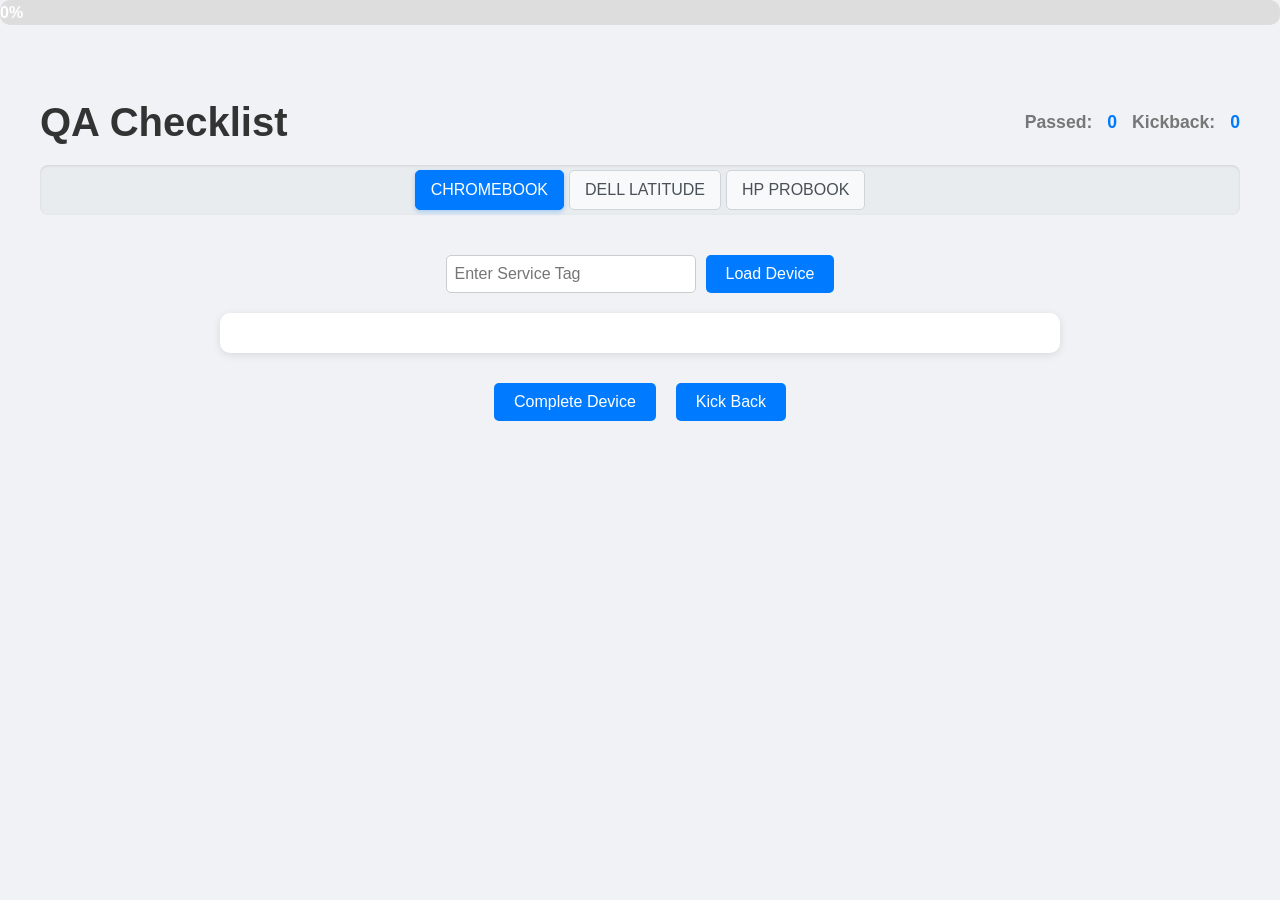
<file: QA DASH to integrate/Index.html>
<!DOCTYPE html>
<html lang="en">
<head>
  <meta charset="UTF-8">
  <meta name="viewport" content="width=device-width, initial-scale=1.0">
  <title>QA Checklist</title> <link rel="stylesheet" href="style.css">
</head>
<body>
  <div id="progress-container">
    <div id="progress-bar">0%</div>
  </div>

  <div class="header-content">
    <h9>QA Checklist</h9>
    <div class="counters">
      <span class="counter-label">Passed: </span><span id="passed-counter" class="counter-value">0</span>
      <span class="counter-label">Kickback: </span><span id="kickback-counter" class="counter-value">0</span>
    </div>
  </div>


  <div id="device-type-tabs">
    </div>

  <div id="device-selector"></div>

  <div class="input-section">
    <input type="text" id="serviceTagInput" placeholder="Enter Service Tag" />
    <button onclick="loadDevice()">Load Device</button>
  </div>


  <ul class="checklist" id="checklist"></ul>

  <div class="checklist-controls">
    <button id="check-all-btn">Check All</button> <div id="qa-complete">QA Complete</div>
    <button id="reset-btn">Complete Device</button> <button id="kickback-btn">Kick Back</button>
  </div>


  <script src="script.js"></script>
</body>
</html>
</file>
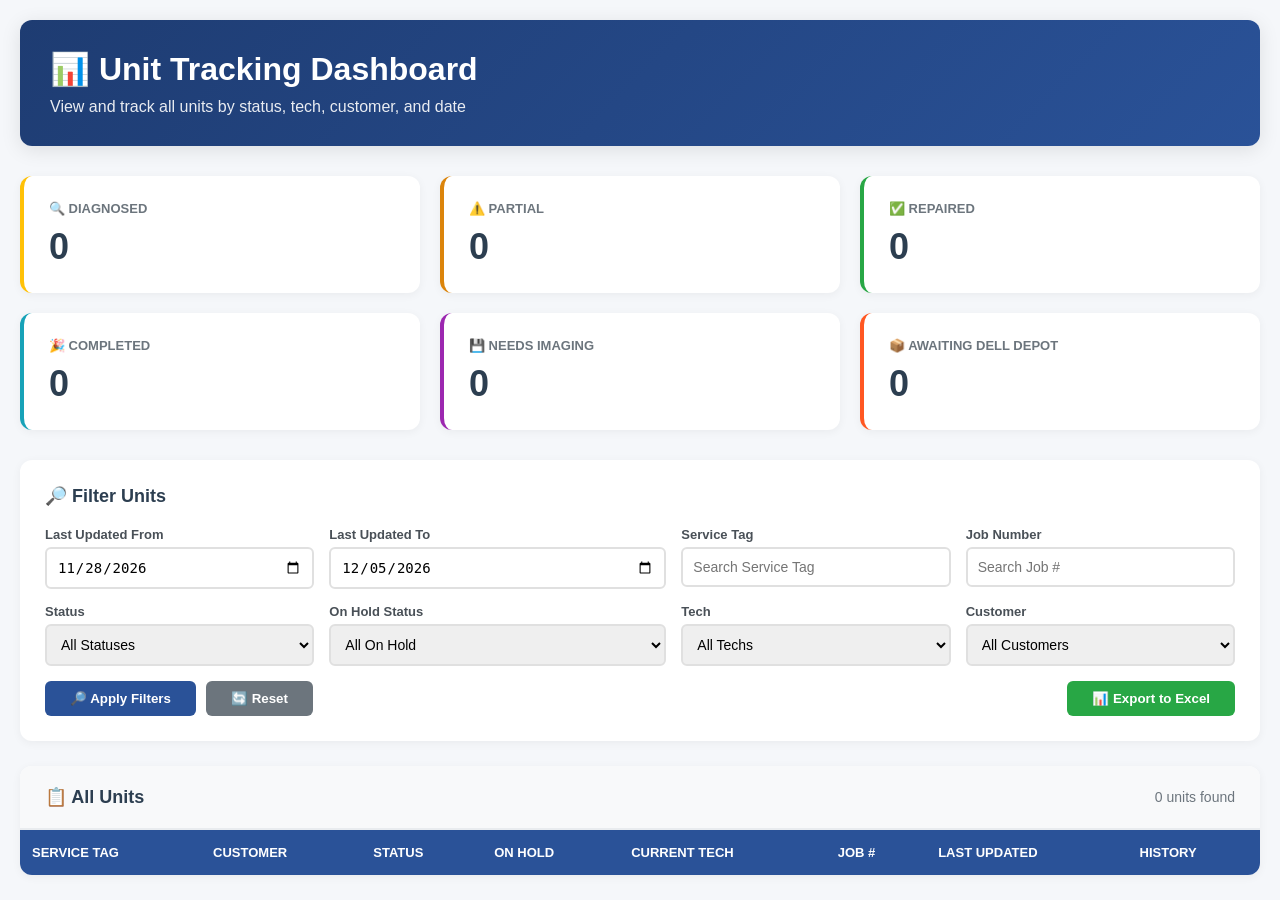
<file: qa_dashboard.html>
<!DOCTYPE html>
<html lang="en">
<head>
    <meta charset="UTF-8">
    <meta name="viewport" content="width=device-width, initial-scale=1.0">
    <title>QA Dashboard - Unit Tracking</title>
    <style>
        * {
            margin: 0;
            padding: 0;
            box-sizing: border-box;
        }
        
        body {
            font-family: 'Segoe UI', Tahoma, Geneva, Verdana, sans-serif;
            background: #f5f7fa;
            padding: 20px;
        }
        
        .container {
            max-width: 1800px;
            margin: 0 auto;
        }
        
        .header {
            background: linear-gradient(135deg, #1e3c72 0%, #2a5298 100%);
            color: white;
            padding: 30px;
            border-radius: 12px;
            margin-bottom: 30px;
            box-shadow: 0 4px 20px rgba(0,0,0,0.1);
        }
        
        .header h1 {
            font-size: 32px;
            margin-bottom: 10px;
        }
        
        .header p {
            opacity: 0.9;
            font-size: 16px;
        }
        
        .stats-grid {
            display: grid;
            grid-template-columns: repeat(4, 1fr);
            gap: 20px;
            margin-bottom: 30px;
        }
        
        .stat-card {
            background: white;
            padding: 25px;
            border-radius: 12px;
            box-shadow: 0 2px 10px rgba(0,0,0,0.05);
            border-left: 4px solid #667eea;
        }
        
        .stat-card.diagnosed {
            border-left-color: #ffc107;
        }

        .stat-card.partial {
            border-left-color: #28a745;
        }

        .stat-card.repaired {
            border-left-color: #db840b;

        }
        
        .stat-card.completed {
            border-left-color: #17a2b8;
        }

        .stat-card.imaging {
            border-left-color: #9c27b0;
        }

        .stat-card.depot {
            border-left-color: #ff5722;
        }

        .stats-grid {
            display: grid;
            grid-template-columns: repeat(3, 1fr);
            gap: 20px;
            margin-bottom: 30px;
        }
        
        .stat-label {
            font-size: 13px;
            color: #6c757d;
            text-transform: uppercase;
            font-weight: 600;
            margin-bottom: 10px;
        }
        
        .stat-value {
            font-size: 36px;
            font-weight: 700;
            color: #2c3e50;
        }
        
        .filters-section {
            background: white;
            padding: 25px;
            border-radius: 12px;
            margin-bottom: 25px;
            box-shadow: 0 2px 10px rgba(0,0,0,0.05);
        }
        
        .filters-title {
            font-size: 18px;
            font-weight: 600;
            margin-bottom: 20px;
            color: #2c3e50;
        }
        
        .filters-grid {
            display: grid;
            grid-template-columns: repeat(4, 1fr);
            gap: 15px;
            margin-bottom: 15px;
        }
        
        .filter-group {
            display: flex;
            flex-direction: column;
        }
        
        .filter-group label {
            font-size: 13px;
            font-weight: 600;
            color: #495057;
            margin-bottom: 5px;
        }
        
        .filter-group input,
        .filter-group select {
            padding: 10px;
            border: 2px solid #e0e0e0;
            border-radius: 6px;
            font-size: 14px;
        }
        
        .filter-group input {
            text-transform: uppercase;
        }
        
        .filter-group input::placeholder {
            text-transform: none;
        }
        
        .filter-group input:focus,
        .filter-group select:focus {
            outline: none;
            border-color: #2a5298;
        }
        
        .filter-actions {
            display: flex;
            gap: 10px;
        }
        
        .btn-filter {
            padding: 10px 25px;
            background: #2a5298;
            color: white;
            border: none;
            border-radius: 6px;
            font-weight: 600;
            cursor: pointer;
            transition: all 0.2s;
        }
        
        .btn-filter:hover {
            background: #1e3c72;
        }
        
        .btn-reset {
            padding: 10px 25px;
            background: #6c757d;
            color: white;
            border: none;
            border-radius: 6px;
            font-weight: 600;
            cursor: pointer;
        }
        
        .btn-reset:hover {
            background: #5a6268;
        }
        
        .btn-export {
            padding: 10px 25px;
            background: #28a745;
            color: white;
            border: none;
            border-radius: 6px;
            font-weight: 600;
            cursor: pointer;
            margin-left: auto;
        }
        
        .btn-export:hover {
            background: #218838;
        }
        
        .data-table-section {
            background: white;
            border-radius: 12px;
            box-shadow: 0 2px 10px rgba(0,0,0,0.05);
            overflow: hidden;
        }
        
        .table-header {
            padding: 20px 25px;
            background: #f8f9fa;
            border-bottom: 2px solid #e9ecef;
            display: flex;
            justify-content: space-between;
            align-items: center;
        }
        
        .table-title {
            font-size: 18px;
            font-weight: 600;
            color: #2c3e50;
        }
        
        .table-count {
            color: #6c757d;
            font-size: 14px;
        }
        
        .table-container {
            overflow-x: auto;
        }
        
        .data-table {
            width: 100%;
            border-collapse: collapse;
        }
        
        .data-table thead {
            background: #2a5298;
            color: white;
        }
        
        .data-table th {
            padding: 15px 12px;
            text-align: left;
            font-size: 13px;
            font-weight: 600;
            text-transform: uppercase;
            white-space: nowrap;
        }
        
        .data-table td {
            padding: 12px;
            border-bottom: 1px solid #f1f3f5;
            color: #495057;
            font-size: 14px;
        }
        
        .data-table tbody tr:hover {
            background: #f8f9fa;
        }
        
        .data-table tbody tr:last-child td {
            border-bottom: none;
        }
        
        .status-badge {
            display: inline-block;
            padding: 4px 12px;
            border-radius: 12px;
            font-size: 12px;
            font-weight: 600;
        }
        
        .status-diagnosed {
            background: #fff3cd;
            color: #856404;
        }
        
        .status-repaired {
            background: #d4edda;
            color: #155724;
        }
        
        .status-partial {
            background: #ffe5d0;
            color: #8b4513;
        }
        
        .status-completed {
            background: #d1ecf1;
            color: #0c5460;
        }
        
        .status-ber {
            background: #f8d7da;
            color: #721c24;
        }
        
        .service-tag {
            font-family: 'Courier New', monospace;
            font-weight: 700;
            color: #2a5298;
        }
        
        .btn-view-history {
            padding: 6px 12px;
            background: #17a2b8;
            color: white;
            border: none;
            border-radius: 4px;
            font-size: 12px;
            cursor: pointer;
        }
        
        .btn-view-history:hover {
            background: #138496;
        }
        
        .empty-state {
            text-align: center;
            padding: 60px 20px;
            color: #6c757d;
        }
        
        .empty-state h3 {
            margin-bottom: 10px;
        }
        
        /* Modal for history */
        .modal {
            display: none;
            position: fixed;
            top: 0;
            left: 0;
            width: 100%;
            height: 100%;
            background: rgba(0,0,0,0.5);
            z-index: 1000;
            padding: 20px;
        }
        
        .modal.visible {
            display: flex;
            align-items: center;
            justify-content: center;
        }
        
        .modal-content {
            background: white;
            border-radius: 12px;
            max-width: 900px;
            width: 100%;
            max-height: 80vh;
            overflow-y: auto;
            box-shadow: 0 10px 40px rgba(0,0,0,0.3);
        }
        
        .modal-header {
            padding: 25px;
            background: #2a5298;
            color: white;
            border-radius: 12px 12px 0 0;
            display: flex;
            justify-content: space-between;
            align-items: center;
        }
        
        .modal-title {
            font-size: 22px;
            font-weight: 700;
        }
        
        .btn-close {
            background: rgba(255,255,255,0.2);
            border: none;
            color: white;
            font-size: 24px;
            cursor: pointer;
            padding: 5px 15px;
            border-radius: 6px;
        }
        
        .modal-body {
            padding: 25px;
        }
        
        .history-item {
            padding: 15px;
            background: #f8f9fa;
            border-left: 4px solid #dee2e6;
            margin-bottom: 15px;
            border-radius: 6px;
        }
        
        .history-date {
            font-weight: 700;
            color: #2a5298;
            margin-bottom: 8px;
        }
        
        .history-tech {
            display: inline-block;
            background: #e3f2fd;
            color: #1976d2;
            padding: 3px 10px;
            border-radius: 12px;
            font-size: 12px;
            font-weight: 600;
            margin-left: 10px;
        }
        
        .history-details {
            color: #495057;
            font-size: 14px;
            margin-top: 5px;
        }
    </style>
</head>
<body>
    <div class="container">
        <div class="header">
            <h1>📊 Unit Tracking Dashboard</h1>
            <p>View and track all units by status, tech, customer, and date</p>
        </div>
        
        <!-- Stats Cards -->
    <div class="stats-grid">
        <div class="stat-card diagnosed">
            <div class="stat-label">🔍 Diagnosed</div>
            <div class="stat-value" id="statDiagnosed">0</div>
        </div>
        <div class="stat-card repaired">
            <div class="stat-label">⚠️ Partial</div>
            <div class="stat-value" id="statPartial">0</div>
        </div>
        <div class="stat-card partial">
            <div class="stat-label">✅ Repaired</div>
            <div class="stat-value" id="statRepaired">0</div>
        </div>
        <div class="stat-card completed">
            <div class="stat-label">🎉 Completed</div>
            <div class="stat-value" id="statCompleted">0</div>
        </div>
        <div class="stat-card imaging">
            <div class="stat-label">💾 Needs Imaging</div>
            <div class="stat-value" id="statNeedsImaging">0</div>
        </div>
        <div class="stat-card depot">
            <div class="stat-label">📦 Awaiting Dell Depot</div>
            <div class="stat-value" id="statDellDepot">0</div>
        </div>
    </div>
        
        <!-- Filters -->
   <div class="filters-section">
    <div class="filters-title">🔎 Filter Units</div>
    <div class="filters-grid" style="grid-template-columns: repeat(4, 1fr);">
        <div class="filter-group">
            <label>Last Updated From</label>
            <input type="date" id="filterUpdatedFrom">
        </div>
        <div class="filter-group">
            <label>Last Updated To</label>
            <input type="date" id="filterUpdatedTo">
        </div>
        <div class="filter-group">
            <label>Service Tag</label>
            <input type="text" id="filterServiceTag" placeholder="Search Service Tag" style="text-transform: uppercase;">
        </div>
        <div class="filter-group">
            <label>Job Number</label>
            <input type="text" id="filterJobNumber" placeholder="Search Job #">
        </div>
        <div class="filter-group">
            <label>Status</label>
            <select id="filterStatus">
                <option value="">All Statuses</option>
                <option value="DIAGNOSED">DIAGNOSED</option>
                <option value="REPAIRED">REPAIRED</option>
                <option value="PARTIAL">PARTIAL</option>
                <option value="IMAGING COMPLETE">IMAGING COMPLETE</option>
                <option value="COMPLETED">COMPLETED</option>
            </select>
        </div>
        <div class="filter-group">
            <label>On Hold Status</label>
            <select id="filterOnHold">
                <option value="">All On Hold</option>
                <option value="AWAITING QA">AWAITING QA</option>
                <option value="AWAITING ADP REPAIRS">AWAITING ADP REPAIRS</option>
                <option value="AWAITING WORTH REPAIRS">AWAITING WORTH REPAIRS</option>
                <option value="AWAITING WARRANTY / NON-ADP REPAIRS">AWAITING WARRANTY / NON-ADP REPAIRS</option>
                <option value="AWAITING CHS REPAIRS">AWAITING CHS REPAIRS</option>
                <option value="BER">BER</option>
                <option value="BUG UNIT">BUG UNIT</option>
                <option value="AWAITING REIMAGING">AWAITING REIMAGING</option>
                <option value="AWAITING DELL DEPOT">AWAITING DELL DEPOT</option>
                <option value="AWAITING OOS PARTS">AWAITING OOS PARTS</option>
                <option value="DOA PART">DOA PART</option>
            </select>
        </div>
        <div class="filter-group">
            <label>Tech</label>
            <select id="filterTech">
                <option value="">All Techs</option>
                <option value="ANDRE">ANDRE</option>
                <option value="ANTHONY">ANTHONY</option>
                <option value="ASHE">ASHE</option>
                <option value="BRANDON">BRANDON</option>
                <option value="CHRISTIAN">CHRISTIAN</option>
                <option value="CODY">CODY</option>
                <option value="DARIUS">DARIUS</option>
                <option value="DEMETRIUS">DEMETRIUS</option>
                <option value="GEOFF">GEOFF</option>
                <option value="JESS">JESS</option>
                <option value="JOSH">JOSH</option>
                <option value="KYLE">KYLE</option>
                <option value="TRISTIN">TRISTIN</option>
                <option value="TRINITY">TRINITY</option>
                <option value="TURNER">TURNER</option>
                <option value="TYREK">TYREK</option>
                <option value="ZAC">ZAC</option>
            </select>
        </div>
        <div class="filter-group">
            <label>Customer</label>
            <select id="filterCustomer">
                <option value="">All Customers</option>
                <option value="RICHLAND 1">RICHLAND 1</option>
                <option value="ANDERSON 5">ANDERSON 5</option>
                <option value="UNION">UNION</option>
                <option value="FT. MILL">FT. MILL</option>
                <option value="IREDELL">IREDELL</option>
            </select>
        </div>
    </div>
    <div class="filter-actions">
        <button class="btn-filter" onclick="applyFilters()">🔎 Apply Filters</button>
        <button class="btn-reset" onclick="resetFilters()">🔄 Reset</button>
        <button class="btn-export" onclick="exportToExcel()">📊 Export to Excel</button>
    </div>
</div>
</div>
        
        <!-- Data Table -->
        <div class="data-table-section">
            <div class="table-header">
                <div class="table-title">📋 All Units</div>
                <div class="table-count"><span id="tableCount">0</span> units found</div>
            </div>
            <div class="table-container">
                <table class="data-table">
                    <thead>
                        <tr>
                            <th>Service Tag</th>
                            <th>Customer</th>
                            <th>Status</th>
                            <th>On Hold</th>
                            <th>Current Tech</th>
                            <th>Job #</th>
                            <th>Last Updated</th>
                            <th>History</th>
                        </tr>
                    </thead>
                    <tbody id="dataTableBody">
                        <!-- Data will be inserted here -->
                    </tbody>
                </table>
                <div class="empty-state" id="emptyState" style="display: none;">
                    <h3>No Units Found</h3>
                    <p>Try adjusting your filters or check back later</p>
                </div>
            </div>
        </div>
    </div>
    
    <!-- History Modal -->
    <div class="modal" id="historyModal">
        <div class="modal-content">
            <div class="modal-header">
                <div class="modal-title" id="modalTitle">Unit History</div>
                <button class="btn-close" onclick="closeModal()">×</button>
            </div>
            <div class="modal-body" id="modalBody">
                <!-- History will be inserted here -->
            </div>
        </div>
    </div>
    
    <script>
        // Set default date filters (last 7 days for updated_at)
        const today = new Date();
        const weekAgo = new Date();
        weekAgo.setDate(weekAgo.getDate() - 7);

        document.getElementById('filterUpdatedFrom').value = weekAgo.toISOString().split('T')[0];
        document.getElementById('filterUpdatedTo').value = today.toISOString().split('T')[0];
        // Auto-uppercase service tag input
        document.getElementById('filterServiceTag').addEventListener('input', function() {
        this.value = this.value.toUpperCase();
        });
        // Leave created date filters empty by default
        // Load data on page load
        loadData();
        
       function loadData() {
    // Build query parameters
    const params = new URLSearchParams({
        updatedFrom: document.getElementById('filterUpdatedFrom').value,
        updatedTo: document.getElementById('filterUpdatedTo').value,
        serviceTag: document.getElementById('filterServiceTag').value,
        jobNumber: document.getElementById('filterJobNumber').value,
        status: document.getElementById('filterStatus').value,
        onHold: document.getElementById('filterOnHold').value,
        tech: document.getElementById('filterTech').value,
        customer: document.getElementById('filterCustomer').value
    });
    
    // Fetch data from backend
    fetch(`qa_get_units.php?${params}`)
        .then(response => response.json())
        .then(data => {
            if (data.success) {
                updateStats(data.stats);
                displayUnits(data.units);
            } else {
                console.error('Error loading data:', data.message);
                showEmptyState();
            }
        })
        .catch(error => {
            console.error('Fetch error:', error);
            alert('Error loading data. Make sure backend is running.');
        });
}
        function updateStats(stats) {
            document.getElementById('statDiagnosed').textContent = stats.diagnosed || 0;
            document.getElementById('statRepaired').textContent = stats.repaired || 0;
            document.getElementById('statPartial').textContent = stats.partial || 0;
            document.getElementById('statCompleted').textContent = stats.completed || 0;
            document.getElementById('statNeedsImaging').textContent = stats.needs_imaging || 0;
            document.getElementById('statDellDepot').textContent = stats.dell_depot || 0;
        }
        
        function displayUnits(units) {
            const tbody = document.getElementById('dataTableBody');
            const emptyState = document.getElementById('emptyState');
            const tableCount = document.getElementById('tableCount');
            
            if (!units || units.length === 0) {
                showEmptyState();
                return;
            }
            
            tbody.innerHTML = '';
            emptyState.style.display = 'none';
            tableCount.textContent = units.length;
            
            units.forEach(unit => {
                const row = document.createElement('tr');
                row.innerHTML = `
                    <td><span class="service-tag">${unit.service_tag}</span></td>
                    <td>${unit.customer || '–'}</td>
                    <td><span class="status-badge status-${unit.current_status.toLowerCase()}">${unit.current_status}</span></td>
                    <td>${unit.current_on_hold_status || '–'}</td>
                    <td>${unit.current_tech || '–'}</td>
                    <td>${unit.job_number || '–'}</td>
                    <td>${formatDate(unit.last_updated)}</td>
                    <td><button class="btn-view-history" onclick="viewHistory('${unit.service_tag}')">📋 History</button></td>
                `;
                tbody.appendChild(row);
            });
        }
        
        function showEmptyState() {
            document.getElementById('dataTableBody').innerHTML = '';
            document.getElementById('emptyState').style.display = 'block';
            document.getElementById('tableCount').textContent = '0';
        }
        
        function formatDate(dateString) {
            const date = new Date(dateString);
            return date.toLocaleDateString('en-US', { month: 'short', day: 'numeric', year: 'numeric' });
        }
        
        function applyFilters() {
            loadData();
        }
        
        function resetFilters() {
            document.getElementById('filterUpdatedFrom').value = weekAgo.toISOString().split('T')[0];
            document.getElementById('filterUpdatedTo').value = today.toISOString().split('T')[0];
            document.getElementById('filterServiceTag').value = '';
            document.getElementById('filterJobNumber').value = '';
            document.getElementById('filterStatus').value = '';
            document.getElementById('filterOnHold').value = '';
            document.getElementById('filterTech').value = '';
            document.getElementById('filterCustomer').value = '';
            loadData();
    }
        
        function viewHistory(serviceTag) {
            // Fetch history for this unit
            fetch(`qa_get_history.php?service_tag=${serviceTag}`)
                .then(response => response.json())
                .then(data => {
                    if (data.success) {
                        showHistoryModal(serviceTag, data.history);
                    } else {
                        alert('Error loading history: ' + data.message);
                    }
                })
                .catch(error => {
                    console.error('Fetch error:', error);
                    alert('Error loading history');
                });
        }
        
        function showHistoryModal(serviceTag, history) {
            const modal = document.getElementById('historyModal');
            const modalTitle = document.getElementById('modalTitle');
            const modalBody = document.getElementById('modalBody');
            
            modalTitle.textContent = `History: ${serviceTag}`;
            
            if (!history || history.length === 0) {
                modalBody.innerHTML = '<p>No history available for this unit.</p>';
            } else {
                let html = '';
                history.forEach(item => {
                    html += `
                        <div class="history-item">
                            <div class="history-date">
                                ${formatDate(item.work_date)}
                                <span class="history-tech">${item.technician_name}</span>
                            </div>
                            <div class="history-details">
                                <strong>${item.status_before || 'NEW'} → ${item.status_after}</strong>
                                ${item.on_hold_status ? `<br>On Hold: ${item.on_hold_status}` : ''}
                                ${item.notes ? `<br>Notes: ${item.notes}` : ''}
                            </div>
                        </div>
                    `;
                });
                modalBody.innerHTML = html;
            }
            
            modal.classList.add('visible');
        }
        
        function closeModal() {
            document.getElementById('historyModal').classList.remove('visible');
        }
        
        function exportToExcel() {
    // Get current filter values
    const updatedFrom = document.getElementById('filterUpdatedFrom').value;
    const updatedTo = document.getElementById('filterUpdatedTo').value;
    const serviceTag = document.getElementById('filterServiceTag').value;
    const jobNumber = document.getElementById('filterJobNumber').value;
    const status = document.getElementById('filterStatus').value;
    const onHold = document.getElementById('filterOnHold').value;
    const tech = document.getElementById('filterTech').value;
    const customer = document.getElementById('filterCustomer').value;
    
    // Build query string with filters
    const params = new URLSearchParams({
        updatedFrom: updatedFrom,
        updatedTo: updatedTo,
        serviceTag: serviceTag,
        jobNumber: jobNumber,
        status: status,
        onHold: onHold,
        tech: tech,
        customer: customer
    });
    
    // Trigger download
    window.location.href = `export_excel.php?${params}`;
}
        
        // Close modal on outside click
        document.getElementById('historyModal').addEventListener('click', function(e) {
            if (e.target === this) {
                closeModal();
            }
        });
    </script>
</body>
</html>
</file>
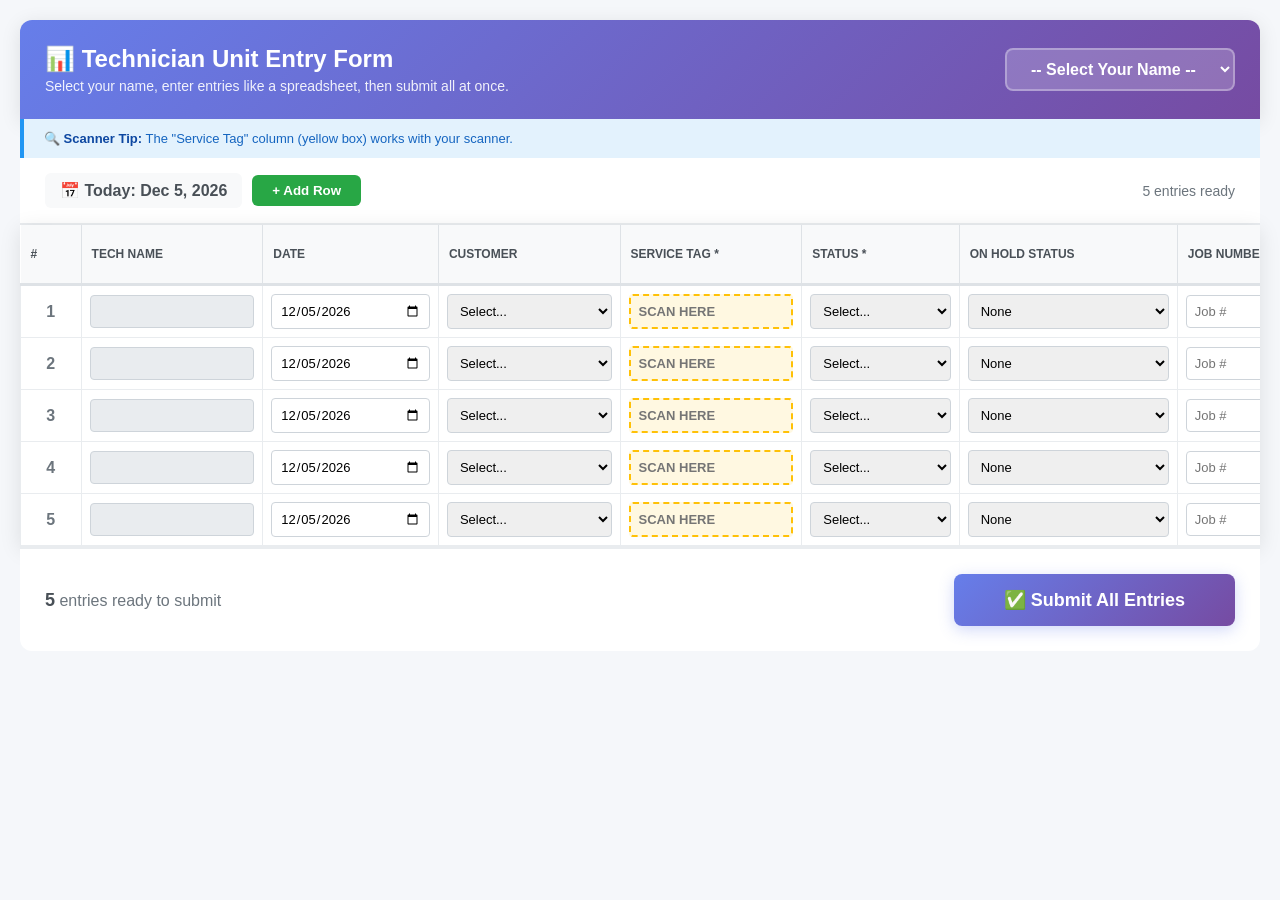
<file: tech_entry_simple.html>
<!DOCTYPE html>
<html lang="en">
<head>
    <meta charset="UTF-8">
    <meta name="viewport" content="width=device-width, initial-scale=1.0">
    <title>Tech Data Entry System</title>
    <style>
        * {
            margin: 0;
            padding: 0;
            box-sizing: border-box;
        }
        
        body {
            font-family: 'Segoe UI', Tahoma, Geneva, Verdana, sans-serif;
            background: #f5f7fa;
            padding: 20px;
        }
        
        .container {
            max-width: 1600px;
            margin: 0 auto;
        }
        
        .header {
            background: linear-gradient(135deg, #667eea 0%, #764ba2 100%);
            color: white;
            padding: 25px;
            border-radius: 12px 12px 0 0;
            box-shadow: 0 4px 20px rgba(0,0,0,0.1);
        }
        
        .header-content {
            display: flex;
            justify-content: space-between;
            align-items: center;
        }
        
        .header h1 {
            font-size: 24px;
            margin-bottom: 5px;
        }
        
        .header p {
            opacity: 0.9;
            font-size: 14px;
        }
        
        .tech-selector {
            background: rgba(255,255,255,0.2);
            padding: 10px 20px;
            border-radius: 8px;
            border: 2px solid rgba(255,255,255,0.3);
            color: white;
            font-size: 16px;
            font-weight: 600;
            cursor: pointer;
        }
        
        .tech-selector option {
            color: #000;
        }
        
        .tech-selector:focus {
            outline: none;
            border-color: white;
        }
        
        .scanner-hint {
            background: #e3f2fd;
            border-left: 4px solid #2196F3;
            padding: 12px 20px;
            color: #1565C0;
            font-size: 13px;
        }
        
        .scanner-hint strong {
            color: #0d47a1;
        }
        
        .toolbar {
            background: white;
            padding: 15px 25px;
            display: flex;
            justify-content: space-between;
            align-items: center;
            border-bottom: 2px solid #e9ecef;
        }
        
        .toolbar-left {
            display: flex;
            gap: 10px;
            align-items: center;
        }
        
        .date-display {
            font-weight: 600;
            color: #495057;
            padding: 8px 15px;
            background: #f8f9fa;
            border-radius: 6px;
        }
        
        .btn-add-row {
            padding: 8px 20px;
            background: #28a745;
            color: white;
            border: none;
            border-radius: 6px;
            font-weight: 600;
            cursor: pointer;
            transition: all 0.2s;
        }
        
        .btn-add-row:hover {
            background: #218838;
            transform: translateY(-1px);
        }
        
        .entry-count {
            color: #6c757d;
            font-size: 14px;
        }
        
        .spreadsheet-container {
            background: white;
            overflow-x: auto;
            box-shadow: 0 4px 20px rgba(0,0,0,0.1);
        }
        
        .spreadsheet {
            width: 100%;
            border-collapse: collapse;
            min-width: 1400px;
        }
        
        .spreadsheet thead {
            background: #f8f9fa;
            position: sticky;
            top: 0;
            z-index: 10;
            border-bottom: 3px solid #dee2e6;
        }
        
        .spreadsheet th {
            padding: 15px 10px;
            text-align: left;
            font-size: 12px;
            font-weight: 700;
            color: #495057;
            text-transform: uppercase;
            border-right: 1px solid #dee2e6;
        }
        
        .spreadsheet td {
            padding: 8px;
            border: 1px solid #e9ecef;
            background: white;
        }
        
        .spreadsheet tbody tr:hover {
            background: #f8f9fa;
        }
        
        .spreadsheet input,
        .spreadsheet select {
            width: 100%;
            padding: 8px;
            border: 1px solid #ced4da;
            border-radius: 4px;
            font-size: 13px;
            font-family: inherit;
        }
        
        .spreadsheet input:focus,
        .spreadsheet select:focus {
            outline: none;
            border-color: #667eea;
            box-shadow: 0 0 0 2px rgba(102, 126, 234, 0.1);
        }
        
        .service-tag-input {
            font-family: 'Courier New', monospace;
            font-weight: bold;
            text-transform: uppercase;
            background: #fff8e1;
            border: 2px dashed #ffc107 !important;
        }
        
        .service-tag-input:focus {
            background: #fffde7;
            border-color: #ff9800 !important;
        }
        
        .row-number {
            background: #f8f9fa;
            text-align: center;
            font-weight: 600;
            color: #6c757d;
            padding: 8px;
            border-right: 2px solid #dee2e6;
        }
        
        .btn-delete-row {
            padding: 6px 12px;
            background: #dc3545;
            color: white;
            border: none;
            border-radius: 4px;
            cursor: pointer;
            font-size: 12px;
            width: 100%;
        }
        
        .btn-delete-row:hover {
            background: #c82333;
        }
        
        .submit-section {
            background: white;
            padding: 25px;
            border-radius: 0 0 12px 12px;
            display: flex;
            justify-content: space-between;
            align-items: center;
            border-top: 3px solid #e9ecef;
        }
        
        .submit-info {
            color: #6c757d;
        }
        
        .submit-info strong {
            color: #495057;
            font-size: 18px;
        }
        
        .btn-submit {
            padding: 15px 50px;
            background: linear-gradient(135deg, #667eea 0%, #764ba2 100%);
            color: white;
            border: none;
            border-radius: 8px;
            font-size: 18px;
            font-weight: 700;
            cursor: pointer;
            transition: all 0.3s;
            box-shadow: 0 4px 15px rgba(102, 126, 234, 0.3);
        }
        
        .btn-submit:hover {
            transform: translateY(-2px);
            box-shadow: 0 6px 20px rgba(102, 126, 234, 0.4);
        }
        
        .alert {
            padding: 15px 20px;
            border-radius: 8px;
            margin-bottom: 15px;
            display: none;
        }
        
        .alert.visible {
            display: block;
        }
        
        .alert-success {
            background: #d4edda;
            color: #155724;
            border: 1px solid #c3e6cb;
        }
        
        .alert-error {
            background: #f8d7da;
            color: #721c24;
            border: 1px solid #f5c6cb;
        }
    </style>
</head>
<body>
    <div class="container">
        <div class="header">
            <div class="header-content">
                <div>
                    <h1>📊 Technician Unit Entry Form</h1>
                    <p>Select your name, enter entries like a spreadsheet, then submit all at once.</p>
                </div>
                <select class="tech-selector" id="techName" required>
                    <option value="">-- Select Your Name --</option>
                    <option value="ANDRE">ANDRE</option>
                    <option value="ANTHONY">ANTHONY</option>
                    <option value="ASHE">ASHE</option>
                    <option value="BRANDON">BRANDON</option>
                    <option value="CHRISTIAN">CHRISTIAN</option>
                    <option value="CODY">CODY</option>
                    <option value="DARIUS">DARIUS</option>
                    <option value="DEMETRIUS">DEMETRIUS</option>
                    <option value="GEOFF">GEOFF</option>
                    <option value="JESS">JESS</option>
                    <option value="JOSH">JOSH</option>
                    <option value="KYLE">KYLE</option>
                    <option value="TRISTIN">TRISTIN</option>
                    <option value="TRINITY">TRINITY</option>
                    <option value="TURNER">TURNER</option>
                    <option value="TYREK">TYREK</option>
                    <option value="ZAC">ZAC</option>
                </select>
            </div>
        </div>
        
        <div class="scanner-hint">
            <strong>🔍 Scanner Tip:</strong> The "Service Tag" column (yellow box) works with your scanner.
        </div>
        
        <!-- Alerts -->
        <div class="alert alert-success" id="successAlert"></div>
        <div class="alert alert-error" id="errorAlert"></div>
        
        <div class="toolbar">
            <div class="toolbar-left">
                <div class="date-display" id="currentDate">📅 Today: Dec 4, 2025</div>
                <button class="btn-add-row" onclick="addRow()">+ Add Row</button>
            </div>
            <div class="entry-count">
                <span id="rowCount">0</span> entries ready
            </div>
        </div>
        
        <div class="spreadsheet-container">
            <table class="spreadsheet" id="dataTable">
                <thead>
                    <tr>
                        <th style="width: 50px;">#</th>
                        <th style="width: 150px;">Tech Name</th>
                        <th style="width: 130px;">Date</th>
                        <th style="width: 150px;">Customer</th>
                        <th style="width: 150px;">Service Tag *</th>
                        <th style="width: 130px;">Status *</th>
                        <th style="width: 180px;">On Hold Status</th>
                        <th style="width: 120px;">Job Number</th>
                        <th style="width: 80px;">Delete Row</th>
                    </tr>
                </thead>
                <tbody id="dataTableBody">
                    <!-- Rows will be added here dynamically -->
                </tbody>
            </table>
        </div>
        
        <div class="submit-section">
            <div class="submit-info">
                <strong id="submitCount">0</strong> entries ready to submit
            </div>
            <button class="btn-submit" onclick="submitAllEntries()">
                ✅ Submit All Entries
            </button>
        </div>
    </div>
    
    <script>
        let rowCounter = 0;
        const today = new Date().toISOString().split('T')[0];
        
        // Update current date display
        document.getElementById('currentDate').textContent = `📅 Today: ${new Date().toLocaleDateString('en-US', { 
            month: 'short', 
            day: 'numeric', 
            year: 'numeric' 
        })}`;
        
        // Add initial rows
        for (let i = 0; i < 5; i++) {
            addRow();
        }
        
        function addRow() {
            rowCounter++;
            const tbody = document.getElementById('dataTableBody');
            const techName = document.getElementById('techName').value;
            
            const row = document.createElement('tr');
            row.id = `row-${rowCounter}`;
            row.innerHTML = `
                <td class="row-number">${rowCounter}</td>
                <td>
                    <input type="text" class="tech-name-cell" value="${techName}" readonly style="background: #e9ecef; cursor: not-allowed;">
                </td>
                <td>
                    <input type="date" value="${today}" required>
                </td>
                <td>
                    <select class="customer-select">
                        <option value="">Select...</option>
                        <option value="RICHLAND 1">RICHLAND 1</option>
                        <option value="ANDERSON 5">ANDERSON 5</option>
                        <option value="UNION">UNION</option>
                        <option value="FT. MILL">FT. MILL</option>
                        <option value="IREDELL">IREDELL</option>
                    </select>
                </td>
                <td>
                    <input 
                        type="text" 
                        class="service-tag-input" 
                        placeholder="SCAN HERE"
                        maxlength="7"
                        onkeyup="this.value = this.value.toUpperCase()"
                        onkeypress="if(event.key === 'Enter') { event.preventDefault(); this.closest('tr').querySelector('.status-select').focus(); }"
                        required>
                </td>
                <td>
                    <select class="status-select" required>
                        <option value="">Select...</option>
                        <option value="DIAGNOSED">DIAGNOSED</option>
                        <option value="REPAIRED">REPAIRED</option>
                        <option value="PARTIAL">PARTIAL</option>
                        <option value="BER">BER</option>
                        <option value="IMAGING COMPLETE">IMAGING COMPLETE</option>
                    </select>
                </td>
                <td>
                    <select class="onhold-select">
                        <option value="">None</option>
                        <option value="AWAITING QA">AWAITING QA</option>
                        <option value="AWAITING ADP REPAIRS">AWAITING ADP REPAIRS</option>
                        <option value="AWAITING WORTH REPAIRS">AWAITING WORTH REPAIRS</option>
                        <option value="AWAITING WARRANTY / NON-ADP REPAIRS">AWAITING WARRANTY / NON-ADP REPAIRS</option>
                        <option value="AWAITING CHS REPAIRS">AWAITING CHS REPAIRS</option>
                        <option value="BER">BER</option>
                        <option value="BUG UNIT">BUG UNIT</option>
                        <option value="AWAITING REIMAGING">AWAITING REIMAGING</option>
                        <option value="AWAITING DELL DEPOT">AWAITING DELL DEPOT</option>
                        <option value="AWAITING OOS PARTS">AWAITING OOS PARTS</option>
                        <option value="DOA PART">DOA PART</option>
                    </select>
                </td>
                <td>
                <input type="text" pattern="\d{1,6}" maxlength="6" placeholder="Job #" oninput="this.value = this.value.replace(/[^0-9]/g, '')">
                </td>
                <td>
                    <button class="btn-delete-row" onclick="deleteRow('row-${rowCounter}')">🗑️</button>
                </td>
            `;
            
            tbody.appendChild(row);
            updateRowCount();
        }
        
        // Update tech name in all rows when dropdown changes
        document.getElementById('techName').addEventListener('change', function() {
            const techName = this.value;
            document.querySelectorAll('.tech-name-cell').forEach(cell => {
                cell.value = techName;
            });
        });
        
        function deleteRow(rowId) {
            const row = document.getElementById(rowId);
            if (row) {
                row.remove();
                updateRowCount();
            }
        }
        
        function updateRowCount() {
            const tbody = document.getElementById('dataTableBody');
            const count = tbody.children.length;
            document.getElementById('rowCount').textContent = count;
            document.getElementById('submitCount').textContent = count;
        }
        
        function showSuccess(message) {
            const alert = document.getElementById('successAlert');
            alert.textContent = message;
            alert.classList.add('visible');
            setTimeout(() => alert.classList.remove('visible'), 5000);
        }
        
        function showError(message) {
            const alert = document.getElementById('errorAlert');
            alert.textContent = message;
            alert.classList.add('visible');
            setTimeout(() => alert.classList.remove('visible'), 5000);
        }
        
        function submitAllEntries() {
            const techName = document.getElementById('techName').value;
            
            if (!techName) {
                showError('⚠️ Please select your name from the dropdown first!');
                document.getElementById('techName').focus();
                return;
            }
            
            const tbody = document.getElementById('dataTableBody');
            const rows = tbody.querySelectorAll('tr');
            
            if (rows.length === 0) {
                showError('⚠️ No entries to submit. Add some rows first!');
                return;
            }
            
            const entries = [];
            
            rows.forEach((row, index) => {
                const cells = row.querySelectorAll('td');
                const date = cells[2].querySelector('input').value;
                const customer = cells[3].querySelector('select').value;
                const serviceTag = cells[4].querySelector('input').value;
                const status = cells[5].querySelector('select').value;
                const onHoldStatus = cells[6].querySelector('select').value;
                const jobNumber = cells[7].querySelector('input').value;
                
                if (serviceTag && status) {
                    entries.push({
                        techName: techName,
                        date: date,
                        customer: customer,
                        serviceTag: serviceTag,
                        status: status,
                        onHoldStatus: onHoldStatus,
                        jobNumber: jobNumber
                    });
                }
            });
            
            if (entries.length === 0) {
                showError('⚠️ No valid entries! Make sure each row has at least Service Tag and Status filled in.');
                return;
            }
            
            // Submit to backend
            fetch('submit_entries.php', {
                method: 'POST',
                headers: { 'Content-Type': 'application/json' },
                body: JSON.stringify(entries)
            })
            .then(response => response.json())
            .then(data => {
                if (data.success) {
                    showSuccess(`✅ Success! Submitted ${entries.length} entries.`);
                    
                    // Clear the table
                    tbody.innerHTML = '';
                    rowCounter = 0;
                    
                    // Add fresh rows
                    for (let i = 0; i < 5; i++) {
                        addRow();
                    }
                } else {
                    showError('❌ Error: ' + data.message);
                }
            })
            .catch(error => {
                console.error('Submit error:', error);
                showError('❌ Error submitting entries. Make sure the backend is running.');
            });
        }
    </script>
</body>
</html>
</file>
<file: QA DASH to integrate/style.css>
/* style.css */

body {
  font-family: 'Segoe UI', Tahoma, Geneva, Verdana, sans-serif;
  margin: 0;
  padding: 40px;
  background-color: #f0f2f5;
  color: #333;
}

h1 {
  text-align: center;
  font-size: 2.5rem;
  margin-bottom: 20px;
  color: #333;
}

h9 {
  text-align: center;
  font-size: 2.5rem;
  margin-bottom: 20px;
  color: #333;
}

#progress-container {
  width: 100%;
  background-color: #ddd;
  border-radius: 10px;
  margin-bottom: 30px;
  position: fixed;
  top: 0;
  left: 0;
  z-index: 1000;
}

#progress-bar {
  height: 25px;
  width: 0%;
  background-color: #4CAF50;
  border-radius: 10px;
  text-align: center;
  color: white;
  line-height: 25px;
  font-weight: bold;
  transition: width 0.3s ease-in-out;
}

.header-content {
  display: flex;
  justify-content: space-between;
  align-items: center;
  margin-bottom: 20px;
  flex-wrap: wrap; /* Allow wrapping on smaller screens */
}

.header-content h1 {
  margin: 0;
  flex-grow: 1; /* Allow h1 to take available space */
}

.header-content h9 {
  margin: 0;
  font-weight: bold;
  text-align: left;
  flex-grow: 1; /* Allow h1 to take available space */
}

.counters {
  display: flex;
  gap: 15px;
  font-size: 1.1rem;
  font-weight: bold;
  color: #555;
}

.counter-label {
  color: #777;
}

.counter-value {
  color: #007BFF;
}

/* Device Type Tabs */
#device-type-tabs {
  display: flex;
  justify-content: center;
  margin-bottom: 20px;
  background-color: #e9ecef;
  padding: 5px;
  border-radius: 8px;
  box-shadow: inset 0 1px 3px rgba(0,0,0,0.1);
  flex-wrap: wrap; /* Allow tabs to wrap if many */
  gap: 5px;
}

.tab-button {
  background-color: #f8f9fa;
  color: #495057;
  border: 1px solid #ced4da;
  padding: 10px 15px;
  cursor: pointer;
  border-radius: 5px;
  transition: all 0.2s ease;
  font-size: 1rem;
  font-weight: 500;
}

.tab-button:hover {
  background-color: #e2e6ea;
  border-color: #dae0e5;
  color: #333;
}

.tab-button.active {
  background-color: #007BFF;
  color: white;
  border-color: #007BFF;
  box-shadow: 0 2px 5px rgba(0, 123, 255, 0.3);
}

#device-selector {
  display: flex; /* Use flexbox for better alignment */
  flex-wrap: wrap; /* Allow wrapping of buttons/input */
  gap: 10px; /* Space between items */
  margin-bottom: 20px;
  justify-content: left; /* Center the buttons/input */
}

.input-section {
  display: flex; /* Use flexbox for better alignment */
  flex-wrap: wrap; /* Allow wrapping of buttons/input */
  gap: 10px; /* Space between items */
  margin-bottom: 20px;
  justify-content: center; /* Center the buttons/input */
}

.device-button {
  background-color: #6c757d;
  font-size: 14px;
  padding: 8px 12px;
  border-radius: 5px;
  color: white;
  border: none;
  position: relative;
  cursor: pointer;
  transition: background-color 0.3s, transform 0.1s ease-out; /* Add transform for active state */
}

.device-button.complete {
  background-color: #28a745; /* Green for complete */
}

.device-button.kickback {
  background-color: #dc3545; /* Red for kickback */
}

.device-button:hover {
  background-color: #5a6268;
}

.device-button.active { /* Style for the currently selected device button */
  background-color: #0056b3; /* Darker blue for active */
  transform: translateY(-2px);
  box-shadow: 0 4px 8px rgba(0, 0, 0, 0.2);
}

.device-button .delete-x {
  position: absolute;
  top: -5px;
  right: -5px;
  background: #ff4d4f;
  color: white;
  border-radius: 50%;
  width: 18px;
  height: 18px;
  text-align: center;
  font-size: 12px;
  line-height: 18px;
  cursor: pointer;
  box-shadow: 0 1px 3px rgba(0,0,0,0.2);
  transition: background 0.2s;
}

.device-button .delete-x:hover {
  background: #cc0000;
}

input[type="text"] {
  padding: 8px;
  font-size: 16px;
  border: 1px solid #ccc;
  border-radius: 5px;
  width: 250px;
  box-sizing: border-box; /* Include padding/border in width */
}

button {
  padding: 10px 20px;
  font-size: 16px;
  background-color: #007BFF;
  color: white;
  border: none;
  border-radius: 5px;
  cursor: pointer;
  transition: background-color 0.2s ease, transform 0.1s ease-out;
}

button:hover {
  background-color: #0056b3;
  transform: translateY(-1px);
}

button:active {
  transform: translateY(0);
}

.checklist {
  list-style-type: none;
  padding: 0;
  margin-top: 20px;
  max-width: 800px;
  margin-left: auto;
  margin-right: auto;
  background: white;
  border-radius: 10px;
  box-shadow: 0 2px 8px rgba(0,0,0,0.1);
  padding: 20px;
}

.checklist li {
  margin-bottom: 15px;
  display: flex;
  align-items: center;
  font-size: 18px;
  line-height: 1.4; /* Improve readability for longer lines */
}

/* Style for plain text items in the checklist */
.checklist-separator {
  font-weight: bold;
  margin-top: 25px; /* Add space above section headers */
  margin-bottom: 10px;
  color: #343a40;
  font-size: 1.15em;
  border-bottom: 1px solid #eee;
  padding-bottom: 5px;
}


input[type="checkbox"] {
  transform: scale(1.8);
  margin-right: 15px;
  accent-color: #4CAF50; /* Changes checkbox color */
}

#qa-complete {
  display: none;
  font-weight: bold;
  color: green;
  font-size: 24px;
  margin-top: 30px;
  text-align: center;
  animation: fadeIn 0.5s ease-out;
}

@keyframes fadeIn {
  from { opacity: 0; transform: translateY(10px); }
  to { opacity: 1; transform: translateY(0); }
}

.checklist-controls {
  display: flex;
  justify-content: center;
  align-items: center;
  gap: 20px;
  margin-top: 30px;
  flex-wrap: wrap;
}

/* Specific styling for new "Check All" button if desired */
#check-all-btn {
  background-color: #ffc107; /* Yellowish for attention */
  color: #333;
}

#check-all-btn:hover {
  background-color: #e0a800;
}

body::before {
  content: '';
  display: block;
  height: 60px; /* Space for fixed progress bar */
}

/* Responsive adjustments */
@media (max-width: 768px) {
  body {
    padding: 20px;
  }

  h1 {
    font-size: 2rem;
  }

  .header-content {
    flex-direction: column;
    text-align: center;
  }

  .counters {
    margin-top: 15px;
    justify-content: center;
  }

  #device-type-tabs {
    padding: 3px;
    gap: 3px;
  }

  .tab-button {
    font-size: 0.9rem;
    padding: 8px 10px;
  }

  .input-section {
    flex-direction: column;
    align-items: center;
  }

  input[type="text"] {
    width: 90%;
    margin-bottom: 10px;
  }

  .checklist-controls {
    flex-direction: column;
    gap: 15px;
  }

  .checklist {
    padding: 15px;
  }

  .checklist li {
    font-size: 16px;
  }
}

@media (max-width: 480px) {
  h1 {
    font-size: 1.8rem;
  }

  .tab-button {
    font-size: 0.8rem;
    padding: 6px 8px;
  }

  input[type="checkbox"] {
    transform: scale(1.5);
  }
}
</file>
